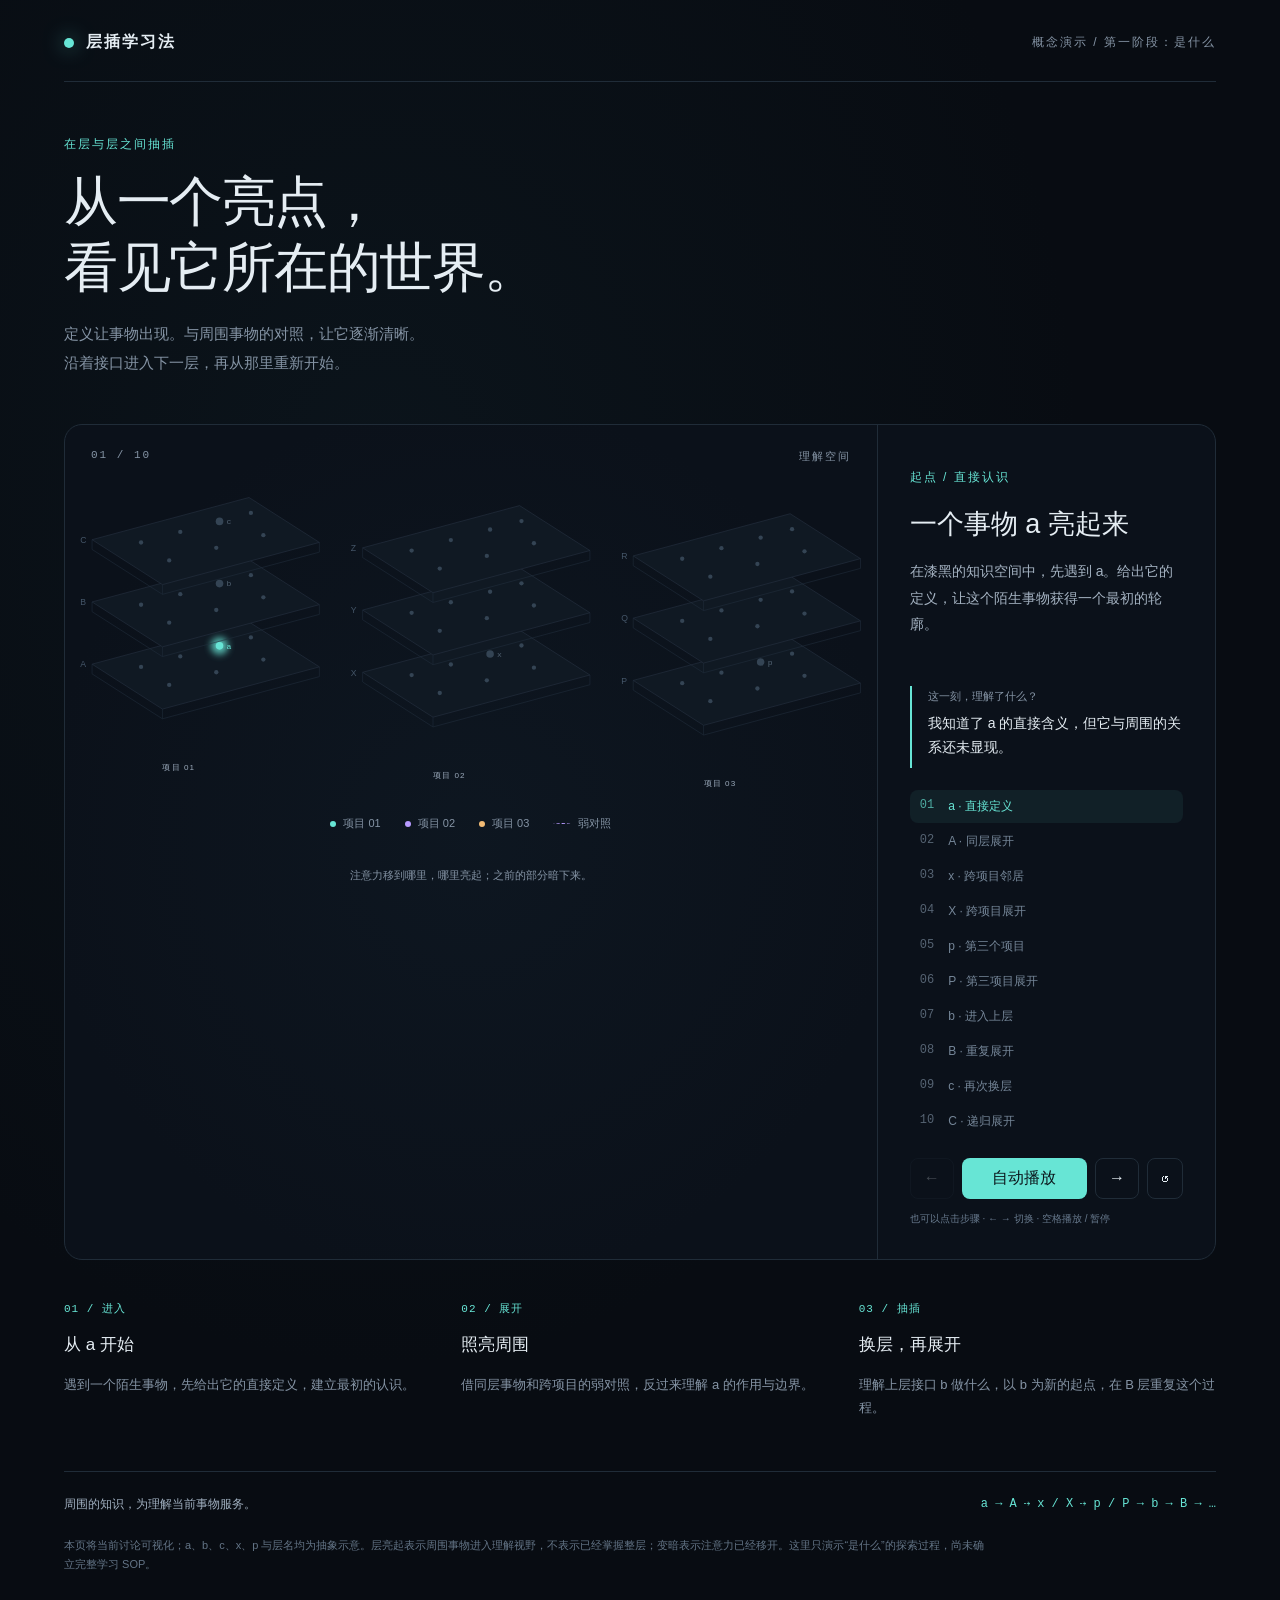
<file: demo/index.html>
<!doctype html>
<html lang="zh-CN">
<head>
  <meta charset="UTF-8">
  <meta name="viewport" content="width=device-width, initial-scale=1">
  <title>层插学习法 · 点亮理解的空间</title>
  <link rel="stylesheet" href="style.css">
  <script src="app.js" defer></script>
</head>
<body>
  <main>
    <header><a class="brand" href="./index.html"><span class="brand-dot"></span> 层插学习法</a><span class="edition">概念演示 / 第一阶段：是什么</span></header>
    <section class="intro"><p class="eyebrow">在层与层之间抽插</p><h1>从一个亮点，<br>看见它所在的世界。</h1><p class="lead">定义让事物出现。与周围事物的对照，让它逐渐清晰。<br>沿着接口进入下一层，再从那里重新开始。</p></section>
    <section class="experience" aria-label="层插学习过程演示">
      <div class="stage"><div class="stage-top"><span id="stage-count">01 / 10</span><span>理解空间</span></div>
        <svg id="space" viewBox="0 0 1500 660" role="img" aria-labelledby="svg-title svg-desc"><title id="svg-title">三个项目中的分层知识空间</title><desc id="svg-desc">依次点亮 a、A、项目 02 的 x 和 X、项目 03 的 p 和 P，再进入 b、B、c、C。每次只突出当前部分，之前的部分暗下来。</desc><defs><filter id="glow" x="-100%" y="-100%" width="300%" height="300%"><feGaussianBlur stdDeviation="7"/></filter></defs><g id="connections"></g><g id="projects"></g><g id="relations"></g></svg>
        <div class="legend"><span><i class="cyan"></i>项目 01</span><span><i class="violet"></i>项目 02</span><span><i class="amber"></i>项目 03</span><span><i class="dash"></i>弱对照</span></div>
        <p class="focus-note">注意力移到哪里，哪里亮起；之前的部分暗下来。</p>
      </div>
      <aside><p class="eyebrow" id="step-kicker"></p><h2 id="step-title"></h2><p id="step-description" aria-live="polite"></p><div class="question"><span>这一刻，理解了什么？</span><p id="step-insight"></p></div><nav id="steps" aria-label="演示步骤"></nav><div class="controls"><button id="prev" aria-label="上一步">←</button><button id="play">自动播放</button><button id="next" aria-label="下一步">→</button><button id="reset" aria-label="从头开始" title="从头开始">↺</button></div><p class="hint">也可以点击步骤 · ← → 切换 · 空格播放 / 暂停</p></aside>
    </section>
    <section class="reading"><div><span>01 / 进入</span><h3>从 a 开始</h3><p>遇到一个陌生事物，先给出它的直接定义，建立最初的认识。</p></div><div><span>02 / 展开</span><h3>照亮周围</h3><p>借同层事物和跨项目的弱对照，反过来理解 a 的作用与边界。</p></div><div><span>03 / 抽插</span><h3>换层，再展开</h3><p>理解上层接口 b 做什么，以 b 为新的起点，在 B 层重复这个过程。</p></div></section>
    <footer><span>周围的知识，为理解当前事物服务。</span><span>a → A ⇢ x / X ⇢ p / P → b → B → …</span></footer><p class="scope">本页将当前讨论可视化；a、b、c、x、p 与层名均为抽象示意。层亮起表示周围事物进入理解视野，不表示已经掌握整层；变暗表示注意力已经移开。这里只演示“是什么”的探索过程，尚未确立完整学习 SOP。</p>
  </main>
</body>
</html>
</file>
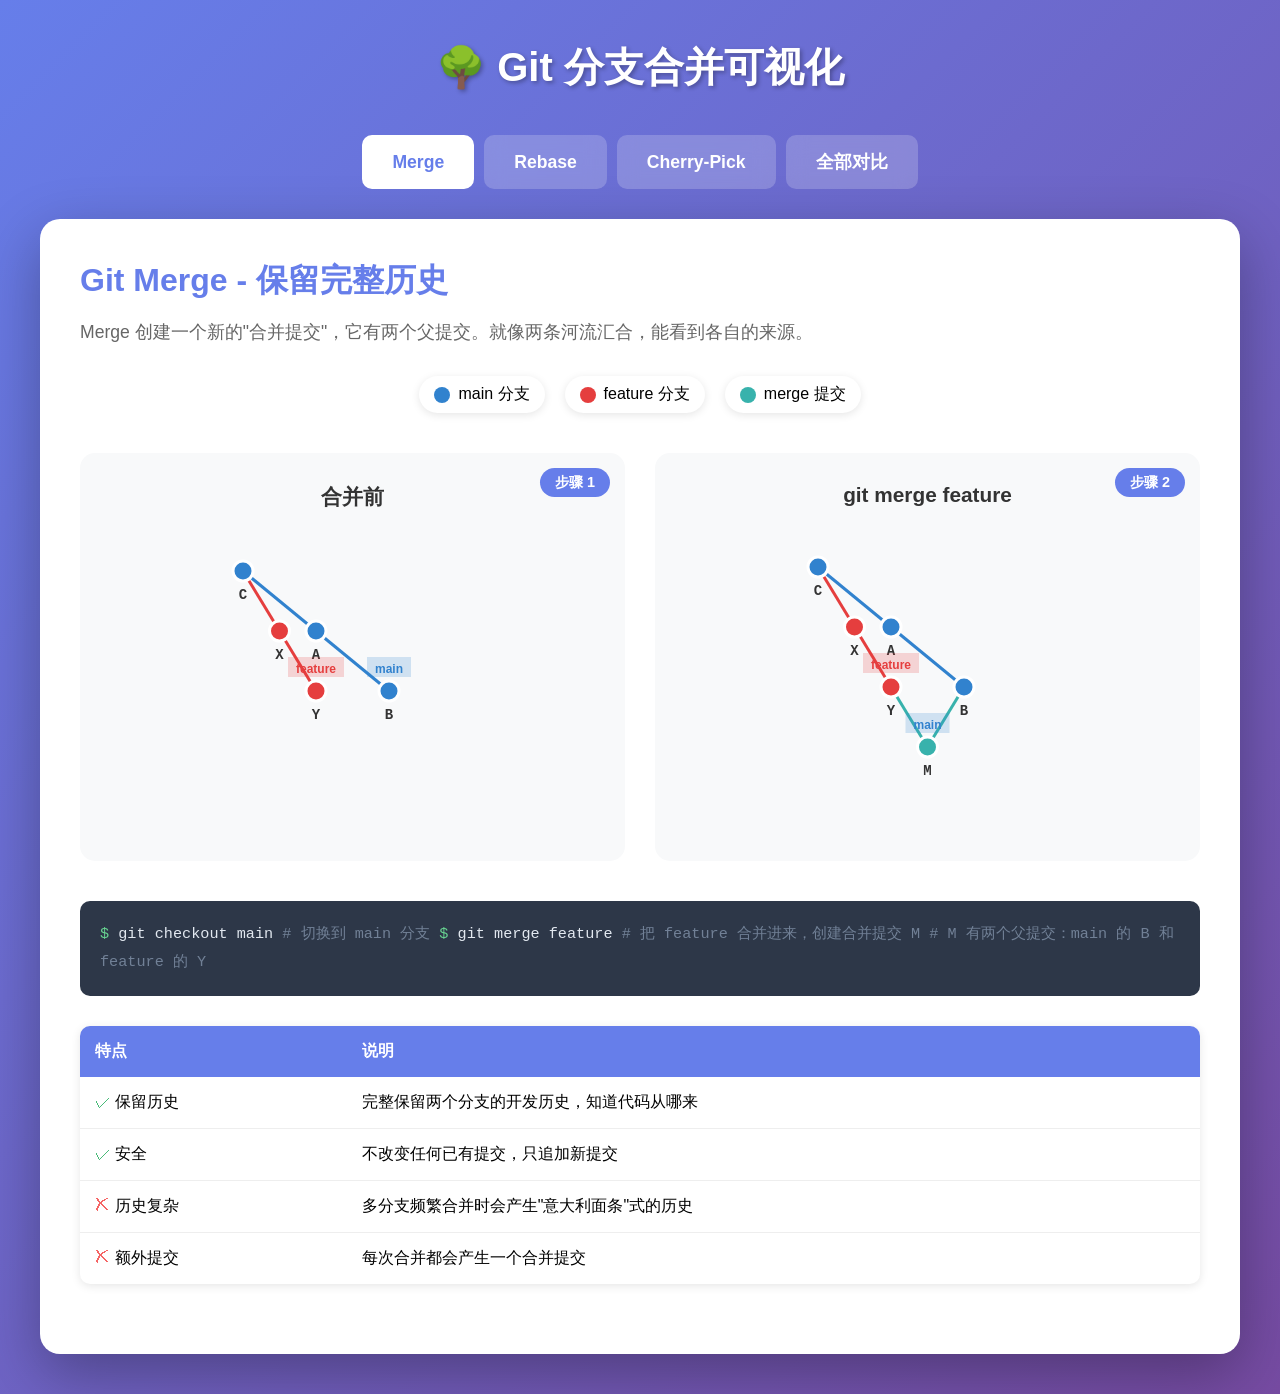
<file: demo/git-branch-merge/index.html>
<!DOCTYPE html>
<html lang="zh-CN">
<head>
    <meta charset="UTF-8">
    <meta name="viewport" content="width=device-width, initial-scale=1.0">
    <title>Git 分支合并可视化 - merge vs rebase vs cherry-pick</title>
    <style>
        * {
            margin: 0;
            padding: 0;
            box-sizing: border-box;
        }

        body {
            font-family: -apple-system, BlinkMacSystemFont, "Segoe UI", Roboto, "Helvetica Neue", Arial, sans-serif;
            background: linear-gradient(135deg, #667eea 0%, #764ba2 100%);
            min-height: 100vh;
            padding: 40px 20px;
        }

        .container {
            max-width: 1200px;
            margin: 0 auto;
        }

        h1 {
            color: white;
            text-align: center;
            margin-bottom: 40px;
            font-size: 2.5em;
            text-shadow: 2px 2px 4px rgba(0,0,0,0.3);
        }

        .tabs {
            display: flex;
            gap: 10px;
            margin-bottom: 30px;
            justify-content: center;
            flex-wrap: wrap;
        }

        .tab {
            padding: 15px 30px;
            background: rgba(255, 255, 255, 0.2);
            color: white;
            border: none;
            border-radius: 10px;
            cursor: pointer;
            font-size: 1.1em;
            font-weight: 600;
            transition: all 0.3s;
            backdrop-filter: blur(10px);
        }

        .tab:hover {
            background: rgba(255, 255, 255, 0.3);
            transform: translateY(-2px);
        }

        .tab.active {
            background: white;
            color: #667eea;
        }

        .content {
            display: none;
            background: white;
            border-radius: 20px;
            padding: 40px;
            box-shadow: 0 20px 60px rgba(0,0,0,0.3);
        }

        .content.active {
            display: block;
        }

        .section-title {
            font-size: 2em;
            color: #667eea;
            margin-bottom: 15px;
        }

        .section-desc {
            color: #666;
            font-size: 1.1em;
            line-height: 1.6;
            margin-bottom: 30px;
        }

        .demo-container {
            display: grid;
            grid-template-columns: 1fr 1fr;
            gap: 30px;
            margin: 40px 0;
        }

        .demo-box {
            background: #f8f9fa;
            border-radius: 15px;
            padding: 30px;
            position: relative;
        }

        .demo-label {
            font-size: 1.3em;
            font-weight: 600;
            color: #333;
            margin-bottom: 20px;
            text-align: center;
        }

        .step-badge {
            position: absolute;
            top: 15px;
            right: 15px;
            background: #667eea;
            color: white;
            padding: 5px 15px;
            border-radius: 20px;
            font-size: 0.9em;
            font-weight: 600;
        }

        canvas {
            width: 100%;
            height: 300px;
            display: block;
        }

        .legend {
            display: flex;
            gap: 20px;
            justify-content: center;
            margin: 20px 0;
            flex-wrap: wrap;
        }

        .legend-item {
            display: flex;
            align-items: center;
            gap: 8px;
            background: white;
            padding: 8px 15px;
            border-radius: 20px;
            box-shadow: 0 2px 8px rgba(0,0,0,0.1);
        }

        .legend-dot {
            width: 16px;
            height: 16px;
            border-radius: 50%;
        }

        .code-block {
            background: #2d3748;
            color: #e2e8f0;
            padding: 20px;
            border-radius: 10px;
            font-family: 'Monaco', 'Menlo', 'Courier New', monospace;
            font-size: 0.95em;
            line-height: 1.8;
            margin: 20px 0;
            overflow-x: auto;
        }

        .code-block .prompt {
            color: #68d391;
        }

        .code-block .comment {
            color: #718096;
        }

        .info-table {
            width: 100%;
            margin: 30px 0;
            border-collapse: collapse;
            background: white;
            border-radius: 10px;
            overflow: hidden;
            box-shadow: 0 2px 10px rgba(0,0,0,0.1);
        }

        .info-table th {
            background: #667eea;
            color: white;
            padding: 15px;
            text-align: left;
            font-weight: 600;
        }

        .info-table td {
            padding: 15px;
            border-bottom: 1px solid #eee;
        }

        .info-table tr:last-child td {
            border-bottom: none;
        }

        .info-table tr:hover {
            background: #f8f9fa;
        }

        .check { color: #48bb78; }
        .cross { color: #f56565; }
        .warn { color: #ed8936; }

        .highlight-box {
            background: linear-gradient(135deg, #667eea15 0%, #764ba215 100%);
            border-left: 4px solid #667eea;
            padding: 20px;
            border-radius: 10px;
            margin: 30px 0;
        }

        .highlight-box h3 {
            color: #667eea;
            margin-bottom: 15px;
        }

        .highlight-box ul {
            margin-left: 20px;
            line-height: 2;
        }

        @media (max-width: 968px) {
            .demo-container {
                grid-template-columns: 1fr;
            }

            h1 {
                font-size: 1.8em;
            }
        }
    </style>
</head>
<body>
    <div class="container">
        <h1>🌳 Git 分支合并可视化</h1>

        <div class="tabs">
            <button class="tab active" onclick="switchTab('merge')">Merge</button>
            <button class="tab" onclick="switchTab('rebase')">Rebase</button>
            <button class="tab" onclick="switchTab('cherry-pick')">Cherry-Pick</button>
            <button class="tab" onclick="switchTab('comparison')">全部对比</button>
        </div>

        <!-- Merge -->
        <div id="merge" class="content active">
            <h2 class="section-title">Git Merge - 保留完整历史</h2>
            <p class="section-desc">
                Merge 创建一个新的"合并提交"，它有两个父提交。就像两条河流汇合，能看到各自的来源。
            </p>

            <div class="legend">
                <div class="legend-item">
                    <div class="legend-dot" style="background: #3182ce;"></div>
                    <span>main 分支</span>
                </div>
                <div class="legend-item">
                    <div class="legend-dot" style="background: #e53e3e;"></div>
                    <span>feature 分支</span>
                </div>
                <div class="legend-item">
                    <div class="legend-dot" style="background: #38b2ac;"></div>
                    <span>merge 提交</span>
                </div>
            </div>

            <div class="demo-container">
                <div class="demo-box">
                    <div class="step-badge">步骤 1</div>
                    <div class="demo-label">合并前</div>
                    <canvas id="merge-before"></canvas>
                </div>
                <div class="demo-box">
                    <div class="step-badge">步骤 2</div>
                    <div class="demo-label">git merge feature</div>
                    <canvas id="merge-after"></canvas>
                </div>
            </div>

            <div class="code-block">
<span class="prompt">$</span> git checkout main
<span class="comment"># 切换到 main 分支</span>

<span class="prompt">$</span> git merge feature
<span class="comment"># 把 feature 合并进来，创建合并提交 M</span>
<span class="comment"># M 有两个父提交：main 的 B 和 feature 的 Y</span>
            </div>

            <table class="info-table">
                <tr>
                    <th>特点</th>
                    <th>说明</th>
                </tr>
                <tr>
                    <td><span class="check">✓</span> 保留历史</td>
                    <td>完整保留两个分支的开发历史，知道代码从哪来</td>
                </tr>
                <tr>
                    <td><span class="check">✓</span> 安全</td>
                    <td>不改变任何已有提交，只追加新提交</td>
                </tr>
                <tr>
                    <td><span class="cross">✗</span> 历史复杂</td>
                    <td>多分支频繁合并时会产生"意大利面条"式的历史</td>
                </tr>
                <tr>
                    <td><span class="cross">✗</span> 额外提交</td>
                    <td>每次合并都会产生一个合并提交</td>
                </tr>
            </table>
        </div>

        <!-- Rebase -->
        <div id="rebase" class="content">
            <h2 class="section-title">Git Rebase - 线性化历史</h2>
            <p class="section-desc">
                Rebase 把你的提交"搬到"目标分支的最新提交之后，形成一条直线。提交会被重写，SHA 改变。
            </p>

            <div class="legend">
                <div class="legend-item">
                    <div class="legend-dot" style="background: #3182ce;"></div>
                    <span>main 分支</span>
                </div>
                <div class="legend-item">
                    <div class="legend-dot" style="background: #e53e3e;"></div>
                    <span>feature 分支（旧）</span>
                </div>
                <div class="legend-item">
                    <div class="legend-dot" style="background: #ed8936;"></div>
                    <span>feature 分支（新）</span>
                </div>
            </div>

            <div class="demo-container">
                <div class="demo-box">
                    <div class="step-badge">步骤 1</div>
                    <div class="demo-label">Rebase 前</div>
                    <canvas id="rebase-before"></canvas>
                </div>
                <div class="demo-box">
                    <div class="step-badge">步骤 2</div>
                    <div class="demo-label">git rebase main</div>
                    <canvas id="rebase-after"></canvas>
                </div>
            </div>

            <div class="code-block">
<span class="prompt">$</span> git checkout feature
<span class="comment"># 切换到 feature 分支</span>

<span class="prompt">$</span> git rebase main
<span class="comment"># 把 feature 的提交（X, Y）"搬到" main 的最新提交（B）之后</span>
<span class="comment"># X 和 Y 被重写为 X' 和 Y'（SHA 改变了！）</span>
            </div>

            <table class="info-table">
                <tr>
                    <th>特点</th>
                    <th>说明</th>
                </tr>
                <tr>
                    <td><span class="check">✓</span> 历史整洁</td>
                    <td>形成一条清晰的直线，易于阅读和理解</td>
                </tr>
                <tr>
                    <td><span class="check">✓</span> 无额外提交</td>
                    <td>没有合并提交，提交历史更简洁</td>
                </tr>
                <tr>
                    <td><span class="warn">⚠</span> 改写历史</td>
                    <td>提交的 SHA 会改变，历史被"重写"</td>
                </tr>
                <tr>
                    <td><span class="cross">✗</span> 危险</td>
                    <td><strong>已推送的公共分支绝对不能 rebase！</strong></td>
                </tr>
            </table>

            <div class="highlight-box">
                <h3>⚠️ Rebase 黄金法则</h3>
                <p><strong>永远不要 rebase 已经推送到公共分支的提交！</strong></p>
                <ul>
                    <li>✓ 私有分支可以随意 rebase（还没推送的）</li>
                    <li>✗ main、develop 等公共分支绝对不能 rebase</li>
                    <li>原因：SHA 改变后，其他人的工作会无法合并</li>
                </ul>
            </div>
        </div>

        <!-- Cherry-Pick -->
        <div id="cherry-pick" class="content">
            <h2 class="section-title">Git Cherry-Pick - 精确挑选</h2>
            <p class="section-desc">
                Cherry-Pick 只挑选特定的提交应用到当前分支。就像从菜单上只点你想要的菜，而不是套餐。
            </p>

            <div class="legend">
                <div class="legend-item">
                    <div class="legend-dot" style="background: #3182ce;"></div>
                    <span>main 分支</span>
                </div>
                <div class="legend-item">
                    <div class="legend-dot" style="background: #e53e3e;"></div>
                    <span>feature 分支</span>
                </div>
                <div class="legend-item">
                    <div class="legend-dot" style="background: #38b2ac;"></div>
                    <span>cherry-pick 的提交</span>
                </div>
            </div>

            <div class="demo-container">
                <div class="demo-box">
                    <div class="step-badge">步骤 1</div>
                    <div class="demo-label">挑选前</div>
                    <canvas id="cherry-before"></canvas>
                </div>
                <div class="demo-box">
                    <div class="step-badge">步骤 2</div>
                    <div class="demo-label">git cherry-pick Y</div>
                    <canvas id="cherry-after"></canvas>
                </div>
            </div>

            <div class="code-block">
<span class="prompt">$</span> git checkout main
<span class="comment"># 切换到 main 分支</span>

<span class="prompt">$</span> git cherry-pick abc123
<span class="comment"># 只把提交 Y 的改动复制过来</span>
<span class="comment"># 创建新提交 Y'（内容相同，但 SHA 不同）</span>
            </div>

            <table class="info-table">
                <tr>
                    <th>特点</th>
                    <th>说明</th>
                </tr>
                <tr>
                    <td><span class="check">✓</span> 精确控制</td>
                    <td>只挑选需要的提交，不会带来其他改动</td>
                </tr>
                <tr>
                    <td><span class="check">✓</span> 灵活</td>
                    <td>可以跨分支复制改动，适合紧急修复场景</td>
                </tr>
                <tr>
                    <td><span class="warn">⚠</span> 产生副本</td>
                    <td>是复制提交而不是移动，会产生重复</td>
                </tr>
                <tr>
                    <td><span class="cross">✗</span> 易混乱</td>
                    <td>频繁使用会让历史变得混乱，难以追踪</td>
                </tr>
            </table>
        </div>

        <!-- Comparison -->
        <div id="comparison" class="content">
            <h2 class="section-title">三者对比 - 同一起点，不同结果</h2>
            <p class="section-desc">
                从相同的起点出发，三种合并方式产生三种完全不同的历史结构。
            </p>

            <div class="demo-box" style="margin-bottom: 30px;">
                <div class="demo-label">起点：main 和 feature 各自开发了一段时间</div>
                <canvas id="comp-start"></canvas>
            </div>

            <div class="demo-container">
                <div class="demo-box">
                    <div class="demo-label">方式 1: Merge</div>
                    <canvas id="comp-merge"></canvas>
                    <p style="text-align: center; margin-top: 15px; color: #666;">保留分叉，创建合并提交</p>
                </div>
                <div class="demo-box">
                    <div class="demo-label">方式 2: Rebase</div>
                    <canvas id="comp-rebase"></canvas>
                    <p style="text-align: center; margin-top: 15px; color: #666;">线性化，提交被"移动"</p>
                </div>
            </div>

            <div class="demo-box" style="margin-top: 30px;">
                <div class="demo-label">方式 3: Cherry-Pick（只要 Y）</div>
                <canvas id="comp-cherry"></canvas>
                <p style="text-align: center; margin-top: 15px; color: #666;">精确挑选，只复制需要的提交</p>
            </div>

            <table class="info-table" style="margin-top: 40px;">
                <tr>
                    <th>对比维度</th>
                    <th>Merge</th>
                    <th>Rebase</th>
                    <th>Cherry-Pick</th>
                </tr>
                <tr>
                    <td><strong>历史结构</strong></td>
                    <td>树状（保留分叉）</td>
                    <td>线性（一条直线）</td>
                    <td>追加式</td>
                </tr>
                <tr>
                    <td><strong>是否改变已有提交</strong></td>
                    <td><span class="check">✓</span> 不改变</td>
                    <td><span class="cross">✗</span> 改变 SHA</td>
                    <td><span class="check">✓</span> 不改变原提交</td>
                </tr>
                <tr>
                    <td><strong>公共分支安全性</strong></td>
                    <td><span class="check">✓</span> 安全</td>
                    <td><span class="cross">✗</span> 危险</td>
                    <td><span class="check">✓</span> 安全</td>
                </tr>
                <tr>
                    <td><strong>适用场景</strong></td>
                    <td>功能分支合并到主线</td>
                    <td>私有分支同步更新</td>
                    <td>紧急修复、特定改动</td>
                </tr>
            </table>

            <div class="highlight-box">
                <h3>💡 选择建议</h3>
                <ul>
                    <li><strong>功能分支合并到 main</strong> → 用 <code>merge --no-ff</code></li>
                    <li><strong>私有分支同步主线</strong> → 用 <code>rebase</code></li>
                    <li><strong>整理未推送的提交</strong> → 用 <code>rebase -i</code></li>
                    <li><strong>特定修复应用到多个分支</strong> → 用 <code>cherry-pick</code></li>
                    <li><strong>已推送的公共分支</strong> → 绝对不要 <code>rebase</code>！</li>
                </ul>
            </div>
        </div>
    </div>

    <script>
        function switchTab(tabName) {
            // 更新 tab 激活状态
            document.querySelectorAll('.tab').forEach(tab => {
                tab.classList.remove('active');
            });
            event.target.classList.add('active');

            // 更新内容显示
            document.querySelectorAll('.content').forEach(content => {
                content.classList.remove('active');
            });
            document.getElementById(tabName).classList.add('active');
        }

        // 绘制 Git 提交图
        function drawGitGraph(canvasId, commits, branches) {
            const canvas = document.getElementById(canvasId);
            if (!canvas) return;

            const ctx = canvas.getContext('2d');
            const dpr = window.devicePixelRatio || 1;
            const rect = canvas.getBoundingClientRect();

            canvas.width = rect.width * dpr;
            canvas.height = rect.height * dpr;
            ctx.scale(dpr, dpr);

            const width = rect.width;
            const height = rect.height;
            const commitRadius = 10;
            const padding = 60;

            ctx.clearRect(0, 0, width, height);

            // 绘制连接线
            ctx.lineWidth = 3;
            commits.forEach(commit => {
                if (commit.parents) {
                    commit.parents.forEach(parentId => {
                        const parent = commits.find(c => c.id === parentId);
                        if (parent) {
                            ctx.strokeStyle = commit.color;
                            ctx.beginPath();
                            ctx.moveTo(parent.x * (width - 2 * padding) + padding, parent.y * 60 + 40);
                            ctx.lineTo(commit.x * (width - 2 * padding) + padding, commit.y * 60 + 40);
                            ctx.stroke();
                        }
                    });
                }
            });

            // 绘制提交圆点和标签
            commits.forEach(commit => {
                const cx = commit.x * (width - 2 * padding) + padding;
                const cy = commit.y * 60 + 40;

                // 圆点
                ctx.fillStyle = commit.color;
                ctx.strokeStyle = 'white';
                ctx.lineWidth = 3;
                ctx.beginPath();
                ctx.arc(cx, cy, commitRadius, 0, Math.PI * 2);
                ctx.fill();
                ctx.stroke();

                // 标签
                ctx.fillStyle = '#333';
                ctx.font = 'bold 14px monospace';
                ctx.textAlign = 'center';
                ctx.fillText(commit.label, cx, cy + 28);
            });

            // 绘制分支名
            if (branches) {
                branches.forEach(branch => {
                    const commit = commits.find(c => c.id === branch.commitId);
                    if (commit) {
                        const bx = commit.x * (width - 2 * padding) + padding;
                        const by = commit.y * 60 + 40 - commitRadius - 8;

                        ctx.fillStyle = branch.color;
                        ctx.font = 'bold 12px sans-serif';
                        ctx.textAlign = 'center';

                        // 背景
                        const textWidth = ctx.measureText(branch.name).width;
                        ctx.fillStyle = branch.color;
                        ctx.globalAlpha = 0.2;
                        ctx.fillRect(bx - textWidth/2 - 8, by - 16, textWidth + 16, 20);
                        ctx.globalAlpha = 1;

                        // 文字
                        ctx.fillStyle = branch.color;
                        ctx.fillText(branch.name, bx, by);
                    }
                });
            }
        }

        // Merge 数据
        const mergeBefore = [
            { id: 'C', x: 0.2, y: 0, color: '#3182ce', label: 'C', parents: [] },
            { id: 'A', x: 0.4, y: 1, color: '#3182ce', label: 'A', parents: ['C'] },
            { id: 'B', x: 0.6, y: 2, color: '#3182ce', label: 'B', parents: ['A'] },
            { id: 'X', x: 0.3, y: 1, color: '#e53e3e', label: 'X', parents: ['C'] },
            { id: 'Y', x: 0.4, y: 2, color: '#e53e3e', label: 'Y', parents: ['X'] },
        ];
        const mergeBeforeBranches = [
            { commitId: 'B', name: 'main', color: '#3182ce' },
            { commitId: 'Y', name: 'feature', color: '#e53e3e' },
        ];

        const mergeAfter = [
            { id: 'C', x: 0.2, y: 0, color: '#3182ce', label: 'C', parents: [] },
            { id: 'A', x: 0.4, y: 1, color: '#3182ce', label: 'A', parents: ['C'] },
            { id: 'B', x: 0.6, y: 2, color: '#3182ce', label: 'B', parents: ['A'] },
            { id: 'X', x: 0.3, y: 1, color: '#e53e3e', label: 'X', parents: ['C'] },
            { id: 'Y', x: 0.4, y: 2, color: '#e53e3e', label: 'Y', parents: ['X'] },
            { id: 'M', x: 0.5, y: 3, color: '#38b2ac', label: 'M', parents: ['B', 'Y'] },
        ];
        const mergeAfterBranches = [
            { commitId: 'M', name: 'main', color: '#3182ce' },
            { commitId: 'Y', name: 'feature', color: '#e53e3e' },
        ];

        // Rebase 数据
        const rebaseBefore = [
            { id: 'C', x: 0.2, y: 0, color: '#3182ce', label: 'C', parents: [] },
            { id: 'A', x: 0.4, y: 1, color: '#3182ce', label: 'A', parents: ['C'] },
            { id: 'B', x: 0.6, y: 2, color: '#3182ce', label: 'B', parents: ['A'] },
            { id: 'X', x: 0.3, y: 1, color: '#e53e3e', label: 'X', parents: ['C'] },
            { id: 'Y', x: 0.4, y: 2, color: '#e53e3e', label: 'Y', parents: ['X'] },
        ];
        const rebaseBeforeBranches = [
            { commitId: 'B', name: 'main', color: '#3182ce' },
            { commitId: 'Y', name: 'feature', color: '#e53e3e' },
        ];

        const rebaseAfter = [
            { id: 'C', x: 0.15, y: 0, color: '#3182ce', label: 'C', parents: [] },
            { id: 'A', x: 0.35, y: 1, color: '#3182ce', label: 'A', parents: ['C'] },
            { id: 'B', x: 0.55, y: 2, color: '#3182ce', label: 'B', parents: ['A'] },
            { id: 'X\'', x: 0.7, y: 3, color: '#ed8936', label: 'X\'', parents: ['B'] },
            { id: 'Y\'', x: 0.85, y: 4, color: '#ed8936', label: 'Y\'', parents: ['X\''] },
        ];
        const rebaseAfterBranches = [
            { commitId: 'B', name: 'main', color: '#3182ce' },
            { commitId: 'Y\'', name: 'feature', color: '#ed8936' },
        ];

        // Cherry-pick 数据
        const cherryBefore = [
            { id: 'C', x: 0.2, y: 0, color: '#3182ce', label: 'C', parents: [] },
            { id: 'A', x: 0.4, y: 1, color: '#3182ce', label: 'A', parents: ['C'] },
            { id: 'B', x: 0.6, y: 2, color: '#3182ce', label: 'B', parents: ['A'] },
            { id: 'X', x: 0.3, y: 1, color: '#e53e3e', label: 'X', parents: ['C'] },
            { id: 'Y', x: 0.4, y: 2, color: '#e53e3e', label: 'Y', parents: ['X'] },
        ];
        const cherryBeforeBranches = [
            { commitId: 'B', name: 'main', color: '#3182ce' },
            { commitId: 'Y', name: 'feature', color: '#e53e3e' },
        ];

        const cherryAfter = [
            { id: 'C', x: 0.2, y: 0, color: '#3182ce', label: 'C', parents: [] },
            { id: 'A', x: 0.4, y: 1, color: '#3182ce', label: 'A', parents: ['C'] },
            { id: 'B', x: 0.6, y: 2, color: '#3182ce', label: 'B', parents: ['A'] },
            { id: 'Y\'', x: 0.7, y: 3, color: '#38b2ac', label: 'Y\'', parents: ['B'] },
            { id: 'X', x: 0.3, y: 1, color: '#e53e3e', label: 'X', parents: ['C'] },
            { id: 'Y', x: 0.4, y: 2, color: '#e53e3e', label: 'Y', parents: ['X'] },
        ];
        const cherryAfterBranches = [
            { commitId: 'Y\'', name: 'main', color: '#3182ce' },
            { commitId: 'Y', name: 'feature', color: '#e53e3e' },
        ];

        // 对比数据
        const compStart = [
            { id: 'C', x: 0.2, y: 0, color: '#3182ce', label: 'C', parents: [] },
            { id: 'A', x: 0.4, y: 1, color: '#3182ce', label: 'A', parents: ['C'] },
            { id: 'B', x: 0.6, y: 2, color: '#3182ce', label: 'B', parents: ['A'] },
            { id: 'X', x: 0.3, y: 1, color: '#e53e3e', label: 'X', parents: ['C'] },
            { id: 'Y', x: 0.4, y: 2, color: '#e53e3e', label: 'Y', parents: ['X'] },
        ];

        const compMerge = [
            { id: 'C', x: 0.2, y: 0, color: '#3182ce', label: 'C', parents: [] },
            { id: 'A', x: 0.4, y: 1, color: '#3182ce', label: 'A', parents: ['C'] },
            { id: 'B', x: 0.6, y: 2, color: '#3182ce', label: 'B', parents: ['A'] },
            { id: 'X', x: 0.3, y: 1, color: '#e53e3e', label: 'X', parents: ['C'] },
            { id: 'Y', x: 0.4, y: 2, color: '#e53e3e', label: 'Y', parents: ['X'] },
            { id: 'M', x: 0.5, y: 3, color: '#38b2ac', label: 'M', parents: ['B', 'Y'] },
        ];

        const compRebase = [
            { id: 'C', x: 0.15, y: 0, color: '#3182ce', label: 'C', parents: [] },
            { id: 'A', x: 0.35, y: 1, color: '#3182ce', label: 'A', parents: ['C'] },
            { id: 'B', x: 0.55, y: 2, color: '#3182ce', label: 'B', parents: ['A'] },
            { id: 'X\'', x: 0.7, y: 3, color: '#ed8936', label: 'X\'', parents: ['B'] },
            { id: 'Y\'', x: 0.85, y: 4, color: '#ed8936', label: 'Y\'', parents: ['X\''] },
        ];

        const compCherry = [
            { id: 'C', x: 0.2, y: 0, color: '#3182ce', label: 'C', parents: [] },
            { id: 'A', x: 0.4, y: 1, color: '#3182ce', label: 'A', parents: ['C'] },
            { id: 'B', x: 0.6, y: 2, color: '#3182ce', label: 'B', parents: ['A'] },
            { id: 'Y\'', x: 0.7, y: 3, color: '#38b2ac', label: 'Y\'', parents: ['B'] },
            { id: 'X', x: 0.3, y: 1, color: '#e53e3e', label: 'X', parents: ['C'] },
            { id: 'Y', x: 0.4, y: 2, color: '#e53e3e', label: 'Y', parents: ['X'] },
        ];

        // 初始化绘图
        window.addEventListener('load', () => {
            drawGitGraph('merge-before', mergeBefore, mergeBeforeBranches);
            drawGitGraph('merge-after', mergeAfter, mergeAfterBranches);
            drawGitGraph('rebase-before', rebaseBefore, rebaseBeforeBranches);
            drawGitGraph('rebase-after', rebaseAfter, rebaseAfterBranches);
            drawGitGraph('cherry-before', cherryBefore, cherryBeforeBranches);
            drawGitGraph('cherry-after', cherryAfter, cherryAfterBranches);
            drawGitGraph('comp-start', compStart, null);
            drawGitGraph('comp-merge', compMerge, null);
            drawGitGraph('comp-rebase', compRebase, null);
            drawGitGraph('comp-cherry', compCherry, null);
        });

        // 响应式重绘
        window.addEventListener('resize', () => {
            drawGitGraph('merge-before', mergeBefore, mergeBeforeBranches);
            drawGitGraph('merge-after', mergeAfter, mergeAfterBranches);
            drawGitGraph('rebase-before', rebaseBefore, rebaseBeforeBranches);
            drawGitGraph('rebase-after', rebaseAfter, rebaseAfterBranches);
            drawGitGraph('cherry-before', cherryBefore, cherryBeforeBranches);
            drawGitGraph('cherry-after', cherryAfter, cherryAfterBranches);
            drawGitGraph('comp-start', compStart, null);
            drawGitGraph('comp-merge', compMerge, null);
            drawGitGraph('comp-rebase', compRebase, null);
            drawGitGraph('comp-cherry', compCherry, null);
        });
    </script>
</body>
</html>
</file>
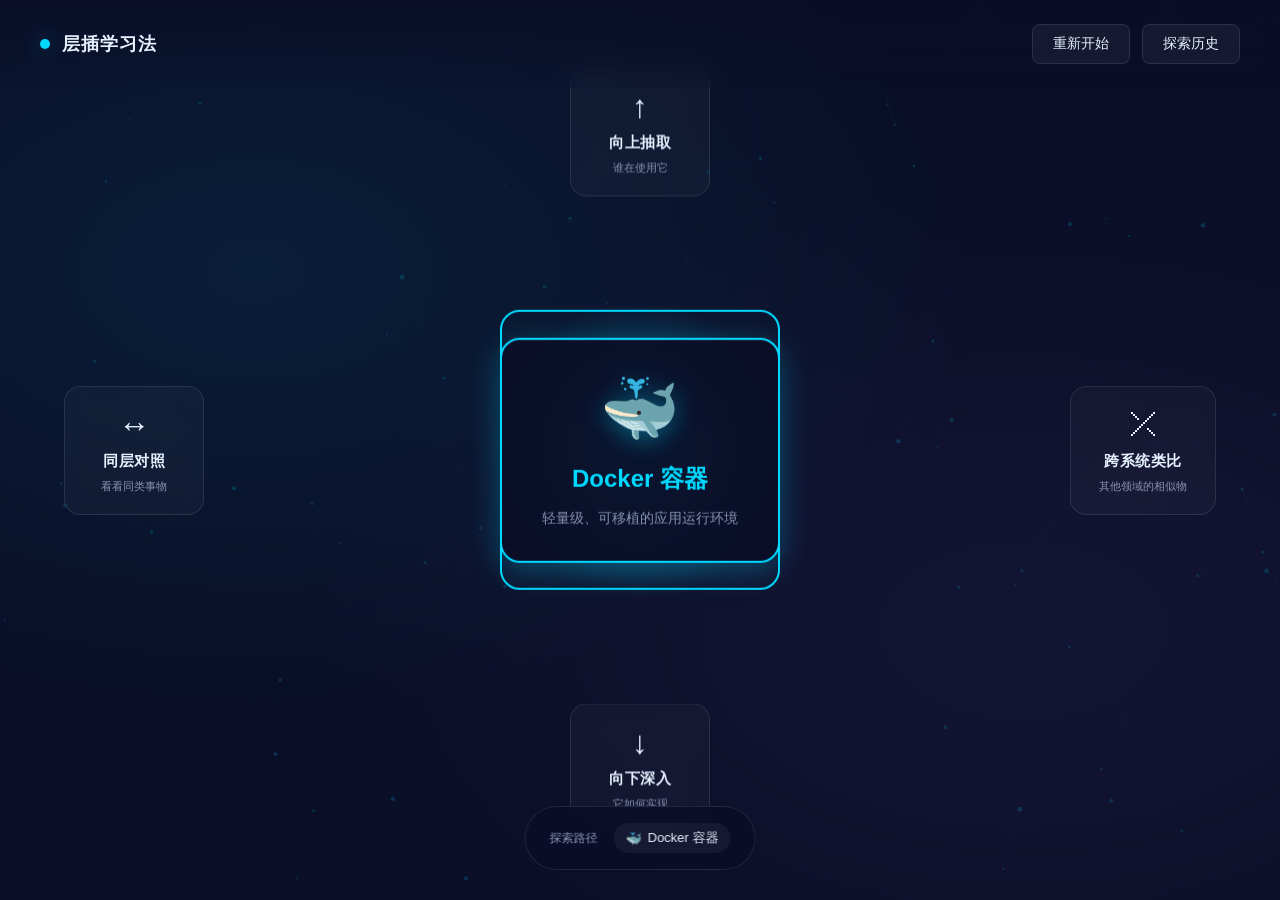
<file: demo/layer-insertion-learning-v2/index.html>
<!DOCTYPE html>
<html lang="zh-CN">
<head>
  <meta charset="UTF-8">
  <meta name="viewport" content="width=device-width, initial-scale=1.0">
  <title>层插学习法 · 认知探索器</title>
  <link rel="stylesheet" href="style.css">
</head>
<body>
  <div class="universe">
    <canvas id="particles"></canvas>

    <header class="top-bar">
      <div class="logo">
        <div class="logo-icon"></div>
        <span>层插学习法</span>
      </div>
      <div class="controls">
        <button class="btn-secondary" id="reset">重新开始</button>
        <button class="btn-secondary" id="history">探索历史</button>
      </div>
    </header>

    <div class="main-stage">
      <!-- 中心节点 -->
      <div class="center-node" id="centerNode">
        <div class="node-glow"></div>
        <div class="node-core">
          <div class="node-icon">🐳</div>
          <h2 class="node-title">Docker 容器</h2>
          <p class="node-definition">轻量级、可移植的应用运行环境</p>
        </div>
        <div class="pulse-ring"></div>
      </div>

      <!-- 四个方向的探索区域 -->
      <div class="exploration-zones">
        <!-- 同层 -->
        <div class="zone zone-horizontal" data-direction="horizontal">
          <button class="zone-trigger" data-direction="horizontal">
            <span class="zone-icon">↔</span>
            <span class="zone-label">同层对照</span>
            <span class="zone-hint">看看同类事物</span>
          </button>
          <div class="zone-content"></div>
        </div>

        <!-- 向上 -->
        <div class="zone zone-up" data-direction="up">
          <button class="zone-trigger" data-direction="up">
            <span class="zone-icon">↑</span>
            <span class="zone-label">向上抽取</span>
            <span class="zone-hint">谁在使用它</span>
          </button>
          <div class="zone-content"></div>
        </div>

        <!-- 跨系统 -->
        <div class="zone zone-cross" data-direction="cross">
          <button class="zone-trigger" data-direction="cross">
            <span class="zone-icon">⤫</span>
            <span class="zone-label">跨系统类比</span>
            <span class="zone-hint">其他领域的相似物</span>
          </button>
          <div class="zone-content"></div>
        </div>

        <!-- 向下 -->
        <div class="zone zone-down" data-direction="down">
          <button class="zone-trigger" data-direction="down">
            <span class="zone-icon">↓</span>
            <span class="zone-label">向下深入</span>
            <span class="zone-hint">它如何实现</span>
          </button>
          <div class="zone-content"></div>
        </div>
      </div>
    </div>

    <!-- 理解面板 -->
    <aside class="insight-panel" id="insightPanel">
      <div class="insight-header">
        <h3>当前理解</h3>
        <button class="btn-close" id="closeInsight">×</button>
      </div>
      <div class="insight-content" id="insightContent"></div>
    </aside>

    <!-- 探索路径 -->
    <div class="path-tracker" id="pathTracker">
      <div class="path-label">探索路径</div>
      <div class="path-items" id="pathItems"></div>
    </div>
  </div>

  <script src="app.js"></script>
</body>
</html>
</file>
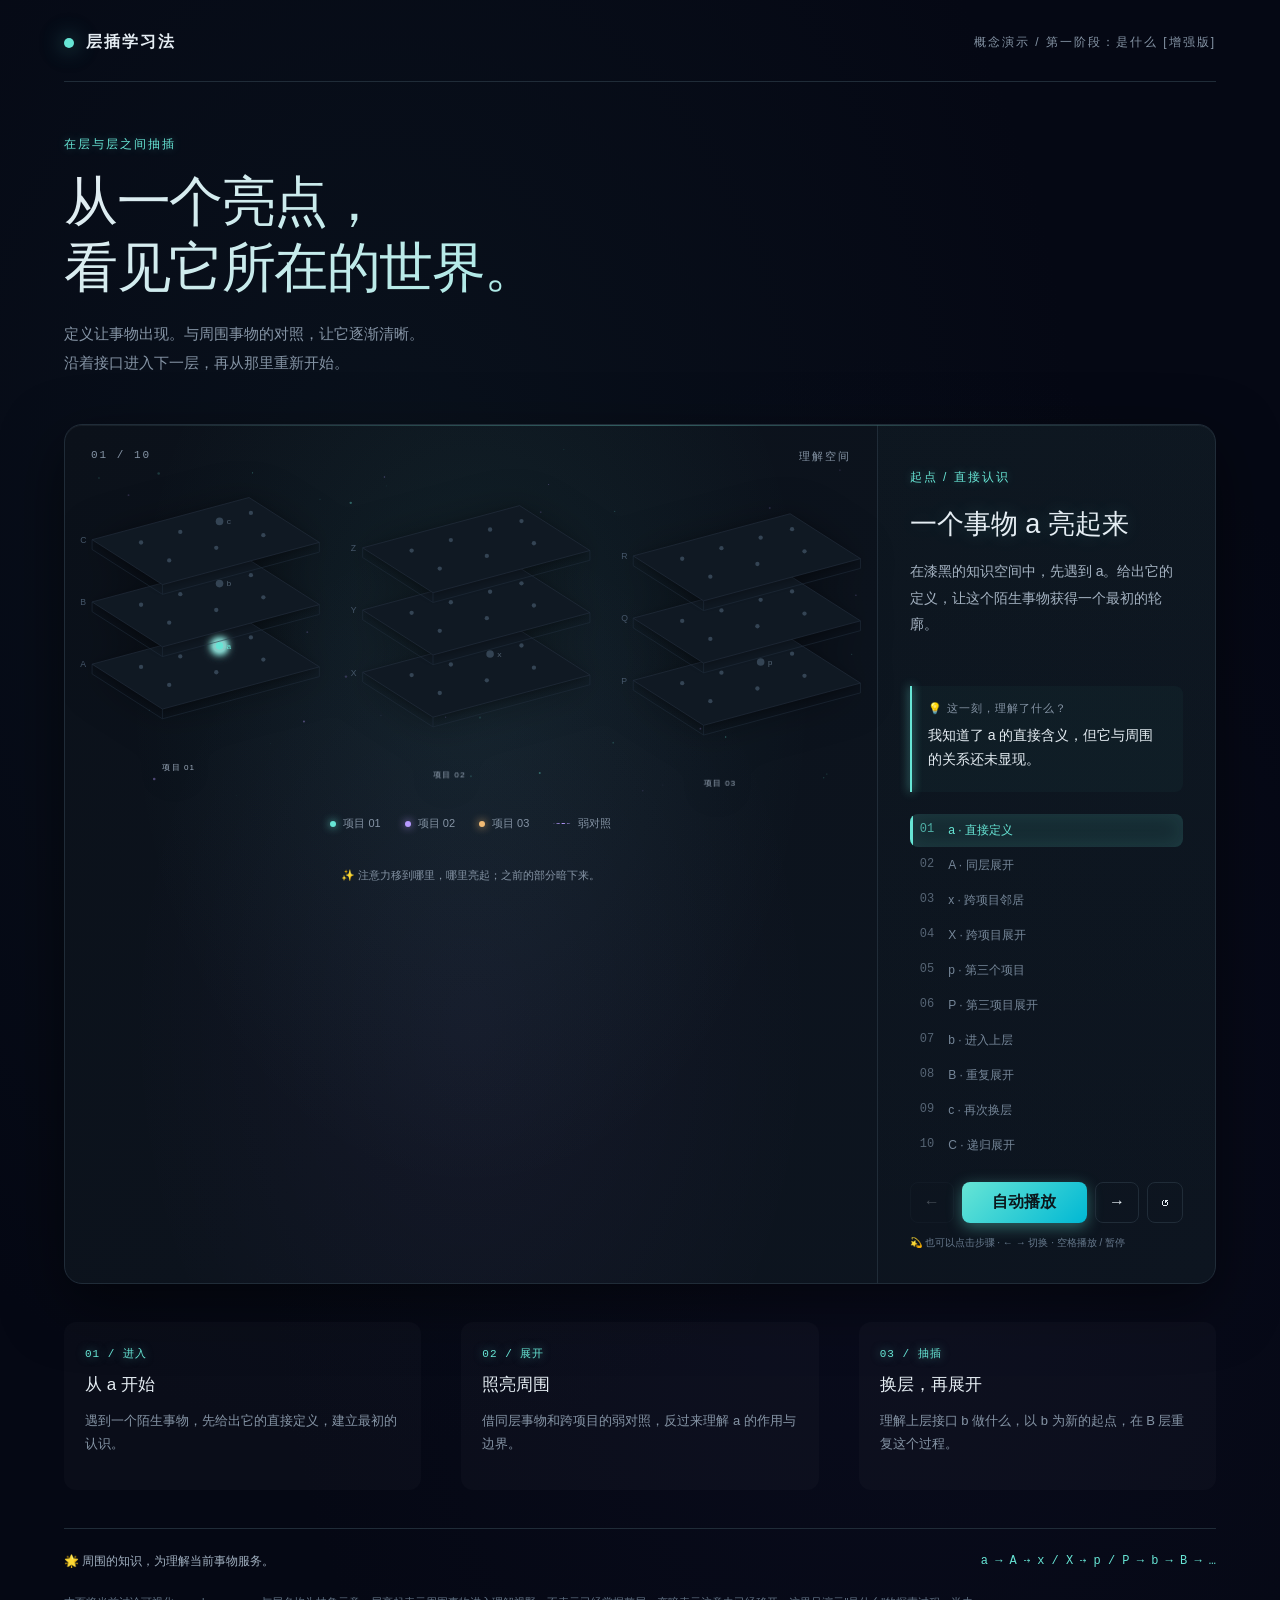
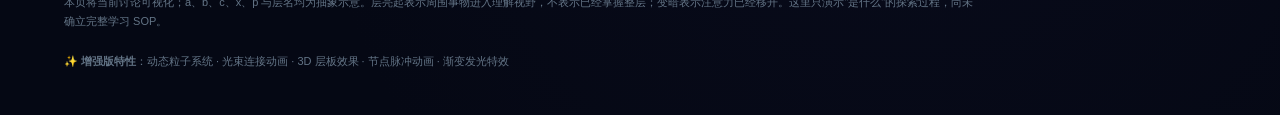
<file: demo/layer-insertion-learning/enhanced.html>
<!doctype html>
<html lang="zh-CN">
<head>
  <meta charset="UTF-8">
  <meta name="viewport" content="width=device-width, initial-scale=1">
  <title>层插学习法 · 点亮理解的空间 [增强版]</title>
  <link rel="stylesheet" href="enhanced-style.css">
  <script src="enhanced-app.js" defer></script>
</head>
<body>
  <main>
    <header><a class="brand" href="./index.html"><span class="brand-dot"></span> 层插学习法</a><span class="edition">概念演示 / 第一阶段：是什么 [增强版]</span></header>
    <section class="intro"><p class="eyebrow">在层与层之间抽插</p><h1>从一个亮点，<br>看见它所在的世界。</h1><p class="lead">定义让事物出现。与周围事物的对照，让它逐渐清晰。<br>沿着接口进入下一层，再从那里重新开始。</p></section>
    <section class="experience" aria-label="层插学习过程演示">
      <div class="stage"><div class="stage-top"><span id="stage-count">01 / 10</span><span>理解空间</span></div>
        <svg id="space" viewBox="0 0 1500 660" role="img" aria-labelledby="svg-title svg-desc"><title id="svg-title">三个项目中的分层知识空间</title><desc id="svg-desc">依次点亮 a、A、项目 02 的 x 和 X、项目 03 的 p 和 P，再进入 b、B、c、C。每次只突出当前部分，之前的部分暗下来。</desc><defs><filter id="glow" x="-100%" y="-100%" width="300%" height="300%"><feGaussianBlur stdDeviation="7"/><feColorMatrix type="matrix" values="1 0 0 0 0  0 1 0 0 0  0 0 1 0 0  0 0 0 1.5 0"/></filter><filter id="glow-strong" x="-200%" y="-200%" width="500%" height="500%"><feGaussianBlur stdDeviation="12"/><feColorMatrix type="matrix" values="1 0 0 0 0  0 1 0 0 0  0 0 1 0 0  0 0 0 2 0"/></filter></defs><g id="connections"></g><g id="projects"></g><g id="relations"></g></svg>
        <div class="legend"><span><i class="cyan"></i>项目 01</span><span><i class="violet"></i>项目 02</span><span><i class="amber"></i>项目 03</span><span><i class="dash"></i>弱对照</span></div>
        <p class="focus-note">✨ 注意力移到哪里，哪里亮起；之前的部分暗下来。</p>
      </div>
      <aside><p class="eyebrow" id="step-kicker"></p><h2 id="step-title"></h2><p id="step-description" aria-live="polite"></p><div class="question"><span>💡 这一刻，理解了什么？</span><p id="step-insight"></p></div><nav id="steps" aria-label="演示步骤"></nav><div class="controls"><button id="prev" aria-label="上一步">←</button><button id="play">▶ 自动播放</button><button id="next" aria-label="下一步">→</button><button id="reset" aria-label="从头开始" title="从头开始">↺</button></div><p class="hint">💫 也可以点击步骤 · ← → 切换 · 空格播放 / 暂停</p></aside>
    </section>
    <section class="reading"><div><span>01 / 进入</span><h3>从 a 开始</h3><p>遇到一个陌生事物，先给出它的直接定义，建立最初的认识。</p></div><div><span>02 / 展开</span><h3>照亮周围</h3><p>借同层事物和跨项目的弱对照，反过来理解 a 的作用与边界。</p></div><div><span>03 / 抽插</span><h3>换层，再展开</h3><p>理解上层接口 b 做什么，以 b 为新的起点，在 B 层重复这个过程。</p></div></section>
    <footer><span>🌟 周围的知识，为理解当前事物服务。</span><span>a → A ⇢ x / X ⇢ p / P → b → B → …</span></footer><p class="scope">本页将当前讨论可视化；a、b、c、x、p 与层名均为抽象示意。层亮起表示周围事物进入理解视野，不表示已经掌握整层；变暗表示注意力已经移开。这里只演示"是什么"的探索过程，尚未确立完整学习 SOP。<br><br>✨ <strong>增强版特性</strong>：动态粒子系统 · 光束连接动画 · 3D 层板效果 · 节点脉冲动画 · 渐变发光特效</p>
  </main>
</body>
</html>
</file>
<file: demo/style.css>
:root{color-scheme:dark;--bg:#080c12;--text:#e5edf3;--muted:#8594a5;--line:#202c38;--cyan:#67e5d5;--violet:#b79aff}*{box-sizing:border-box}body{margin:0;background:radial-gradient(ellipse at 30% 30%,#10202966,transparent 55%),var(--bg);font-family:Inter,"PingFang SC","Microsoft YaHei",sans-serif;color:var(--text)}main{max-width:1440px;margin:auto;padding:32px 5vw}header{display:flex;justify-content:space-between;align-items:center;padding-bottom:28px;border-bottom:1px solid var(--line)}.brand{display:flex;gap:12px;align-items:center;font-weight:600;color:inherit;text-decoration:none;letter-spacing:2px}.brand-dot{width:10px;height:10px;border-radius:50%;background:var(--cyan);box-shadow:0 0 20px #67e5d599}.edition,.eyebrow{color:var(--muted);font-size:12px;letter-spacing:2px}.intro{padding:42px 0 32px}.eyebrow{color:var(--cyan)}h1{font-size:clamp(32px,4.2vw,58px);line-height:1.22;letter-spacing:-1.5px;margin:16px 0 20px;font-weight:550}.lead{font-size:15px;line-height:1.9;color:var(--muted)}.experience{display:grid;grid-template-columns:minmax(0,2.4fr) minmax(320px,1fr);border:1px solid var(--line);border-radius:18px;overflow:hidden;background:#0b111a}.stage{position:relative;min-width:0;background:radial-gradient(ellipse at center,#172a3838,transparent 75%)}.stage-top{position:absolute;top:24px;left:26px;right:26px;display:flex;justify-content:space-between;font:11px monospace;color:var(--muted);letter-spacing:2px}svg{display:block;width:100%;height:auto;margin:20px 0 14px}.legend{display:flex;justify-content:center;gap:24px;color:var(--muted);font-size:11px;padding:0 10px 24px}.legend span{display:flex;gap:7px;align-items:center}.legend i{width:6px;height:6px;border-radius:50%;display:inline-block}.cyan{background:var(--cyan)}.violet{background:var(--violet)}.amber{background:#f2bb75}.focus-note{text-align:center;color:var(--muted);font-size:11px;padding:0 16px;line-height:1.8}.legend .dash{height:0;width:18px;border-top:1px dashed var(--violet)}aside{border-left:1px solid var(--line);padding:32px;display:flex;flex-direction:column}h2{font-size:27px;font-weight:500;margin:8px 0 16px}#step-description{color:#a4b2c1;line-height:1.9;font-size:14px;min-height:106px;margin:0}.question{border-left:2px solid var(--cyan);padding-left:16px;margin:22px 0}.question span{font-size:11px;color:var(--muted)}.question p{font-size:14px;line-height:1.7;margin:8px 0}#steps{display:flex;flex-direction:column;gap:2px;margin-top:auto}button{font:inherit;cursor:pointer;border:1px solid var(--line);color:var(--text);background:transparent;border-radius:8px;transition:background .2s,color .2s}button:hover{background:#1e303e}button:focus-visible{outline:2px solid var(--cyan);outline-offset:3px}button:disabled{opacity:.25;cursor:default}.step{border:0;text-align:left;font-size:12px;padding:8px 10px;color:#758698;display:flex;gap:14px}.step.active{background:#67e5d512;color:var(--cyan)}.step.done{color:#b1bdc8}.step span:first-child{font-family:monospace;color:inherit;opacity:.7}.controls{display:flex;gap:8px;margin-top:20px}.controls button{padding:10px 13px}.controls #play{flex:1;background:var(--cyan);color:#0b171c;border:0}.hint{font-size:10px;color:#687a8e;margin:12px 0 0;line-height:1.6}.reading{display:grid;grid-template-columns:repeat(3,1fr);gap:40px;padding:38px 0}.reading span{font:11px monospace;color:var(--cyan);letter-spacing:1px}.reading h3{font-size:17px;font-weight:500}.reading p{color:var(--muted);font-size:13px;line-height:1.8}footer{border-top:1px solid var(--line);display:flex;justify-content:space-between;padding:24px 0 12px;font-size:12px;color:#a0afbf}footer span:last-child{font-family:monospace;color:var(--cyan)}.scope{font-size:11px;color:#637486;line-height:1.8;max-width:920px}.slab{transition:fill .7s,stroke .7s,opacity .7s}.node circle,.node text,.relation{transition:opacity .7s,fill .7s,stroke .7s}.project-label{font-size:15px;fill:#9aa9ba;letter-spacing:2px}.layer-label{font-size:16px}.node text{font-family:monospace;font-size:15px}.relation{fill:none;stroke-width:1.5}.relation-label{font-size:12px;fill:#b79aff;opacity:.7}@media(min-width:1300px){.intro{display:grid;grid-template-columns:1fr 1fr;align-items:center}.intro .eyebrow{grid-column:1/-1;margin-bottom:0}.intro .lead{justify-self:end}}@media(max-width:900px){main{padding:24px}.experience{grid-template-columns:1fr}aside{border-left:0;border-top:1px solid var(--line);padding:24px}#step-description{min-height:0}#steps{display:grid;grid-template-columns:1fr 1fr}.reading{gap:20px}.edition{font-size:10px;letter-spacing:0}svg{margin-top:35px}.intro{padding-top:25px}}@media(max-width:540px){main{padding:20px 14px}.brand{font-size:13px}.edition{max-width:120px;text-align:right;line-height:1.7}.reading{grid-template-columns:1fr;gap:12px}.reading h3{margin:12px 0 8px}.reading p{margin-top:0}footer{gap:16px;flex-direction:column}.legend{gap:12px;font-size:10px}.stage-top{top:18px}.intro .lead br{display:none}h1{letter-spacing:0}}@media(prefers-reduced-motion:reduce){*{transition:none!important}}
</file>
<file: demo/layer-insertion-learning-v2/style.css>
* {
  margin: 0;
  padding: 0;
  box-sizing: border-box;
}

:root {
  --bg-dark: #0a0e27;
  --bg-deep: #050814;
  --primary: #00d9ff;
  --secondary: #b47eff;
  --accent: #ff6b9d;
  --warm: #ffb86c;
  --text: #e6f1ff;
  --text-dim: #8892b0;
  --glow-primary: rgba(0, 217, 255, 0.4);
  --glow-secondary: rgba(180, 126, 255, 0.3);
}

body {
  font-family: -apple-system, BlinkMacSystemFont, 'SF Pro Display', 'PingFang SC', 'Microsoft YaHei', sans-serif;
  background: var(--bg-deep);
  color: var(--text);
  overflow: hidden;
  height: 100vh;
}

.universe {
  position: relative;
  width: 100vw;
  height: 100vh;
  background: radial-gradient(ellipse at 20% 30%, rgba(0, 217, 255, 0.08), transparent 50%),
              radial-gradient(ellipse at 80% 70%, rgba(180, 126, 255, 0.06), transparent 50%),
              var(--bg-dark);
}

#particles {
  position: absolute;
  top: 0;
  left: 0;
  width: 100%;
  height: 100%;
  pointer-events: none;
  opacity: 0.4;
}

/* Header */
.top-bar {
  position: absolute;
  top: 0;
  left: 0;
  right: 0;
  display: flex;
  justify-content: space-between;
  align-items: center;
  padding: 24px 40px;
  z-index: 100;
  background: linear-gradient(180deg, rgba(10, 14, 39, 0.95), transparent);
  backdrop-filter: blur(10px);
}

.logo {
  display: flex;
  align-items: center;
  gap: 12px;
  font-size: 18px;
  font-weight: 600;
  letter-spacing: 1px;
}

.logo-icon {
  width: 10px;
  height: 10px;
  border-radius: 50%;
  background: var(--primary);
  box-shadow: 0 0 20px var(--glow-primary);
  animation: pulse 2s ease-in-out infinite;
}

@keyframes pulse {
  0%, 100% { transform: scale(1); opacity: 1; }
  50% { transform: scale(1.2); opacity: 0.8; }
}

.controls {
  display: flex;
  gap: 12px;
}

.btn-secondary {
  padding: 10px 20px;
  background: rgba(255, 255, 255, 0.05);
  border: 1px solid rgba(255, 255, 255, 0.1);
  color: var(--text);
  border-radius: 8px;
  cursor: pointer;
  font-size: 14px;
  transition: all 0.3s;
  backdrop-filter: blur(10px);
}

.btn-secondary:hover {
  background: rgba(255, 255, 255, 0.1);
  border-color: var(--primary);
  box-shadow: 0 0 20px rgba(0, 217, 255, 0.2);
}

/* Main Stage */
.main-stage {
  position: absolute;
  top: 50%;
  left: 50%;
  transform: translate(-50%, -50%);
  width: 90vw;
  height: 85vh;
  max-width: 1400px;
  max-height: 900px;
}

/* Center Node */
.center-node {
  position: absolute;
  top: 50%;
  left: 50%;
  transform: translate(-50%, -50%);
  z-index: 50;
}

.node-glow {
  position: absolute;
  top: 50%;
  left: 50%;
  transform: translate(-50%, -50%);
  width: 300px;
  height: 300px;
  background: radial-gradient(circle, var(--glow-primary), transparent 70%);
  animation: glow-pulse 3s ease-in-out infinite;
  pointer-events: none;
}

@keyframes glow-pulse {
  0%, 100% { opacity: 0.6; transform: translate(-50%, -50%) scale(1); }
  50% { opacity: 1; transform: translate(-50%, -50%) scale(1.1); }
}

.node-core {
  position: relative;
  width: 280px;
  padding: 32px;
  background: rgba(10, 14, 39, 0.9);
  border: 2px solid var(--primary);
  border-radius: 20px;
  backdrop-filter: blur(20px);
  box-shadow: 0 8px 32px rgba(0, 217, 255, 0.3),
              inset 0 1px 0 rgba(255, 255, 255, 0.1);
  text-align: center;
  transition: all 0.5s cubic-bezier(0.4, 0, 0.2, 1);
}

.node-core:hover {
  transform: translateY(-5px);
  box-shadow: 0 12px 40px rgba(0, 217, 255, 0.4);
}

.node-icon {
  font-size: 64px;
  margin-bottom: 16px;
  filter: drop-shadow(0 4px 12px var(--glow-primary));
}

.node-title {
  font-size: 24px;
  font-weight: 600;
  margin-bottom: 12px;
  color: var(--primary);
}

.node-definition {
  font-size: 14px;
  color: var(--text-dim);
  line-height: 1.6;
}

.pulse-ring {
  position: absolute;
  top: 50%;
  left: 50%;
  transform: translate(-50%, -50%);
  width: 280px;
  height: 280px;
  border: 2px solid var(--primary);
  border-radius: 20px;
  animation: pulse-ring 2s ease-out infinite;
  pointer-events: none;
}

@keyframes pulse-ring {
  0% {
    transform: translate(-50%, -50%) scale(1);
    opacity: 1;
  }
  100% {
    transform: translate(-50%, -50%) scale(1.3);
    opacity: 0;
  }
}

/* Exploration Zones */
.exploration-zones {
  position: relative;
  width: 100%;
  height: 100%;
}

.zone {
  position: absolute;
  transition: all 0.5s cubic-bezier(0.4, 0, 0.2, 1);
}

.zone-horizontal {
  top: 50%;
  left: 0;
  transform: translateY(-50%);
}

.zone-up {
  top: 0;
  left: 50%;
  transform: translateX(-50%);
}

.zone-cross {
  top: 50%;
  right: 0;
  transform: translateY(-50%);
}

.zone-down {
  bottom: 0;
  left: 50%;
  transform: translateX(-50%);
}

.zone-trigger {
  position: relative;
  padding: 20px 28px;
  background: rgba(255, 255, 255, 0.03);
  border: 1px solid rgba(255, 255, 255, 0.1);
  border-radius: 16px;
  cursor: pointer;
  display: flex;
  flex-direction: column;
  align-items: center;
  gap: 8px;
  transition: all 0.4s cubic-bezier(0.4, 0, 0.2, 1);
  backdrop-filter: blur(10px);
  color: var(--text);
  min-width: 140px;
}

.zone-trigger:hover {
  background: rgba(255, 255, 255, 0.08);
  border-color: var(--primary);
  transform: scale(1.05);
  box-shadow: 0 8px 24px rgba(0, 217, 255, 0.2);
}

.zone-trigger.active {
  background: rgba(0, 217, 255, 0.1);
  border-color: var(--primary);
  box-shadow: 0 0 30px var(--glow-primary);
}

.zone-icon {
  font-size: 32px;
  display: block;
}

.zone-label {
  font-size: 15px;
  font-weight: 600;
  letter-spacing: 0.5px;
}

.zone-hint {
  font-size: 11px;
  color: var(--text-dim);
}

.zone-content {
  position: absolute;
  display: flex;
  gap: 16px;
  opacity: 0;
  pointer-events: none;
  transition: all 0.6s cubic-bezier(0.4, 0, 0.2, 1);
}

.zone-horizontal .zone-content {
  left: 180px;
  top: 50%;
  transform: translateY(-50%);
  flex-direction: row;
}

.zone-up .zone-content {
  top: 120px;
  left: 50%;
  transform: translateX(-50%);
  flex-direction: row;
  justify-content: center;
}

.zone-cross .zone-content {
  right: 180px;
  top: 50%;
  transform: translateY(-50%);
  flex-direction: row;
}

.zone-down .zone-content {
  bottom: 120px;
  left: 50%;
  transform: translateX(-50%);
  flex-direction: row;
  justify-content: center;
}

.zone-content.visible {
  opacity: 1;
  pointer-events: all;
}

/* Concept Card */
.concept-card {
  width: 200px;
  padding: 20px;
  background: rgba(10, 14, 39, 0.85);
  border: 1px solid rgba(255, 255, 255, 0.15);
  border-radius: 12px;
  backdrop-filter: blur(20px);
  cursor: pointer;
  transition: all 0.4s cubic-bezier(0.4, 0, 0.2, 1);
  animation: slideIn 0.5s cubic-bezier(0.4, 0, 0.2, 1);
}

@keyframes slideIn {
  from {
    opacity: 0;
    transform: scale(0.8) translateY(20px);
  }
  to {
    opacity: 1;
    transform: scale(1) translateY(0);
  }
}

.concept-card:hover {
  transform: translateY(-5px) scale(1.02);
  border-color: var(--secondary);
  box-shadow: 0 8px 24px rgba(180, 126, 255, 0.3);
}

.concept-icon {
  font-size: 36px;
  margin-bottom: 12px;
  text-align: center;
}

.concept-title {
  font-size: 16px;
  font-weight: 600;
  margin-bottom: 8px;
  color: var(--text);
}

.concept-desc {
  font-size: 12px;
  color: var(--text-dim);
  line-height: 1.5;
}

.concept-relation {
  margin-top: 12px;
  padding-top: 12px;
  border-top: 1px solid rgba(255, 255, 255, 0.1);
  font-size: 11px;
  color: var(--warm);
}

/* Insight Panel */
.insight-panel {
  position: absolute;
  right: -400px;
  top: 50%;
  transform: translateY(-50%);
  width: 380px;
  max-height: 80vh;
  background: rgba(10, 14, 39, 0.95);
  border: 1px solid rgba(255, 255, 255, 0.15);
  border-radius: 20px;
  backdrop-filter: blur(30px);
  padding: 28px;
  transition: right 0.5s cubic-bezier(0.4, 0, 0.2, 1);
  z-index: 90;
  overflow-y: auto;
}

.insight-panel.visible {
  right: 40px;
}

.insight-header {
  display: flex;
  justify-content: space-between;
  align-items: center;
  margin-bottom: 20px;
}

.insight-header h3 {
  font-size: 20px;
  color: var(--primary);
}

.btn-close {
  background: none;
  border: none;
  color: var(--text-dim);
  font-size: 28px;
  cursor: pointer;
  padding: 0;
  width: 32px;
  height: 32px;
  display: flex;
  align-items: center;
  justify-content: center;
  border-radius: 8px;
  transition: all 0.3s;
}

.btn-close:hover {
  background: rgba(255, 255, 255, 0.1);
  color: var(--text);
}

.insight-content {
  color: var(--text-dim);
  line-height: 1.8;
  font-size: 14px;
}

.insight-content h4 {
  color: var(--text);
  margin: 20px 0 12px;
  font-size: 16px;
}

.insight-content p {
  margin-bottom: 16px;
}

.insight-highlight {
  background: rgba(0, 217, 255, 0.1);
  border-left: 3px solid var(--primary);
  padding: 12px 16px;
  margin: 16px 0;
  border-radius: 4px;
  font-size: 13px;
}

/* Path Tracker */
.path-tracker {
  position: absolute;
  bottom: 30px;
  left: 50%;
  transform: translateX(-50%);
  display: flex;
  align-items: center;
  gap: 16px;
  padding: 16px 24px;
  background: rgba(10, 14, 39, 0.9);
  border: 1px solid rgba(255, 255, 255, 0.1);
  border-radius: 50px;
  backdrop-filter: blur(20px);
  max-width: 80vw;
  overflow-x: auto;
  z-index: 80;
}

.path-label {
  font-size: 12px;
  color: var(--text-dim);
  white-space: nowrap;
}

.path-items {
  display: flex;
  gap: 8px;
  align-items: center;
}

.path-item {
  display: flex;
  align-items: center;
  gap: 6px;
  padding: 6px 12px;
  background: rgba(255, 255, 255, 0.05);
  border-radius: 20px;
  font-size: 13px;
  white-space: nowrap;
  transition: all 0.3s;
}

.path-item:hover {
  background: rgba(255, 255, 255, 0.1);
  cursor: pointer;
}

.path-arrow {
  color: var(--text-dim);
  font-size: 12px;
}

/* Scrollbar */
::-webkit-scrollbar {
  width: 8px;
}

::-webkit-scrollbar-track {
  background: rgba(255, 255, 255, 0.05);
  border-radius: 4px;
}

::-webkit-scrollbar-thumb {
  background: rgba(0, 217, 255, 0.3);
  border-radius: 4px;
}

::-webkit-scrollbar-thumb:hover {
  background: rgba(0, 217, 255, 0.5);
}

/* Responsive */
@media (max-width: 1200px) {
  .concept-card {
    width: 160px;
    padding: 16px;
  }

  .insight-panel {
    width: 320px;
  }
}

@media (max-width: 768px) {
  .top-bar {
    padding: 16px 20px;
  }

  .logo {
    font-size: 14px;
  }

  .node-core {
    width: 220px;
    padding: 24px;
  }

  .node-icon {
    font-size: 48px;
  }

  .node-title {
    font-size: 20px;
  }

  .zone-trigger {
    min-width: 100px;
    padding: 16px 20px;
  }

  .concept-card {
    width: 140px;
    padding: 14px;
  }

  .insight-panel {
    width: 90vw;
    right: -100vw;
  }

  .insight-panel.visible {
    right: 5vw;
  }
}
</file>
<file: demo/layer-insertion-learning/enhanced-style.css>
:root{color-scheme:dark;--bg:#050814;--text:#e5edf3;--muted:#8594a5;--line:#202c38;--cyan:#67e5d5;--violet:#b79aff;--amber:#f2bb75}*{box-sizing:border-box}body{margin:0;background:radial-gradient(ellipse at 30% 30%,#10202966,transparent 55%),radial-gradient(ellipse at 70% 70%,#1a1a3e33,transparent 50%),var(--bg);font-family:Inter,"PingFang SC","Microsoft YaHei",sans-serif;color:var(--text);overflow-x:hidden}main{max-width:1440px;margin:auto;padding:32px 5vw}header{display:flex;justify-content:space-between;align-items:center;padding-bottom:28px;border-bottom:1px solid var(--line);position:relative}.brand{display:flex;gap:12px;align-items:center;font-weight:600;color:inherit;text-decoration:none;letter-spacing:2px;position:relative;z-index:1}.brand-dot{width:10px;height:10px;border-radius:50%;background:var(--cyan);box-shadow:0 0 20px #67e5d599,0 0 40px #67e5d544;animation:pulse-dot 2s ease-in-out infinite}@keyframes pulse-dot{0%,100%{transform:scale(1);box-shadow:0 0 20px #67e5d599,0 0 40px #67e5d544}50%{transform:scale(1.2);box-shadow:0 0 30px #67e5d5cc,0 0 60px #67e5d566}}.edition,.eyebrow{color:var(--muted);font-size:12px;letter-spacing:2px}.intro{padding:42px 0 32px;position:relative}.eyebrow{color:var(--cyan);text-shadow:0 0 10px rgba(103,229,213,0.3)}h1{font-size:clamp(32px,4.2vw,58px);line-height:1.22;letter-spacing:-1.5px;margin:16px 0 20px;font-weight:550;background:linear-gradient(135deg,var(--text),var(--cyan));-webkit-background-clip:text;-webkit-text-fill-color:transparent;background-clip:text}.lead{font-size:15px;line-height:1.9;color:var(--muted)}.experience{display:grid;grid-template-columns:minmax(0,2.4fr) minmax(320px,1fr);border:1px solid var(--line);border-radius:18px;overflow:hidden;background:linear-gradient(135deg,#0b111a,#0d1520);box-shadow:0 20px 60px rgba(0,0,0,0.5),inset 0 1px 0 rgba(255,255,255,0.05);position:relative}.experience::before{content:"";position:absolute;top:0;left:0;right:0;height:1px;background:linear-gradient(90deg,transparent,var(--cyan),transparent);opacity:0.3}.stage{position:relative;min-width:0;background:radial-gradient(ellipse at 50% 30%,rgba(103,229,213,0.08),transparent 60%),radial-gradient(ellipse at 50% 70%,rgba(180,122,255,0.05),transparent 60%)}.stage-top{position:absolute;top:24px;left:26px;right:26px;display:flex;justify-content:space-between;font:11px monospace;color:var(--muted);letter-spacing:2px;z-index:10}svg{display:block;width:100%;height:auto;margin:20px 0 14px;filter:drop-shadow(0 4px 20px rgba(0,0,0,0.3))}.legend{display:flex;justify-content:center;gap:24px;color:var(--muted);font-size:11px;padding:0 10px 24px}.legend span{display:flex;gap:7px;align-items:center}.legend i{width:6px;height:6px;border-radius:50%;display:inline-block;box-shadow:0 0 8px currentColor}.cyan{background:var(--cyan);color:var(--cyan)}.violet{background:var(--violet);color:var(--violet)}.amber{background:var(--amber);color:var(--amber)}.focus-note{text-align:center;color:var(--muted);font-size:11px;padding:0 16px;line-height:1.8}.legend .dash{height:0;width:18px;border-top:1px dashed var(--violet);box-shadow:none}aside{border-left:1px solid var(--line);padding:32px;display:flex;flex-direction:column;background:linear-gradient(180deg,rgba(103,229,213,0.02),transparent)}h2{font-size:27px;font-weight:500;margin:8px 0 16px;text-shadow:0 0 20px rgba(103,229,213,0.2)}#step-description{color:#a4b2c1;line-height:1.9;font-size:14px;min-height:106px;margin:0}.question{border-left:2px solid var(--cyan);padding-left:16px;margin:22px 0;position:relative;background:rgba(103,229,213,0.03);padding:12px 16px;border-radius:0 8px 8px 0}.question::before{content:"";position:absolute;left:-2px;top:0;bottom:0;width:2px;background:var(--cyan);box-shadow:0 0 10px var(--cyan);animation:glow-line 2s ease-in-out infinite}@keyframes glow-line{0%,100%{opacity:0.6}50%{opacity:1}}.question span{font-size:11px;color:var(--muted);text-transform:uppercase;letter-spacing:1px}.question p{font-size:14px;line-height:1.7;margin:8px 0}#steps{display:flex;flex-direction:column;gap:2px;margin-top:auto}button{font:inherit;cursor:pointer;border:1px solid var(--line);color:var(--text);background:transparent;border-radius:8px;transition:all 0.3s cubic-bezier(0.4,0,0.2,1)}button:hover{background:rgba(103,229,213,0.1);border-color:var(--cyan);transform:translateY(-1px);box-shadow:0 4px 12px rgba(103,229,213,0.2)}button:focus-visible{outline:2px solid var(--cyan);outline-offset:3px}button:disabled{opacity:.25;cursor:default}.step{border:0;text-align:left;font-size:12px;padding:8px 10px;color:#758698;display:flex;gap:14px;position:relative;overflow:hidden}.step::before{content:"";position:absolute;left:0;top:0;bottom:0;width:3px;background:var(--cyan);transform:translateX(-100%);transition:transform 0.3s cubic-bezier(0.4,0,0.2,1)}.step.active{background:rgba(103,229,213,0.1);color:var(--cyan);box-shadow:inset 0 0 20px rgba(103,229,213,0.1)}.step.active::before{transform:translateX(0)}.step.done{color:#b1bdc8}.step span:first-child{font-family:monospace;color:inherit;opacity:.7}.controls{display:flex;gap:8px;margin-top:20px}.controls button{padding:10px 13px;position:relative;overflow:hidden}.controls button::before{content:"";position:absolute;top:50%;left:50%;width:0;height:0;border-radius:50%;background:rgba(255,255,255,0.2);transform:translate(-50%,-50%);transition:width 0.6s,height 0.6s}.controls button:hover::before{width:200px;height:200px}.controls #play{flex:1;background:linear-gradient(135deg,var(--cyan),#00b8d4);color:#0b171c;border:0;font-weight:600;box-shadow:0 4px 15px rgba(103,229,213,0.4);position:relative;overflow:hidden}.controls #play::after{content:"";position:absolute;top:-50%;left:-50%;width:200%;height:200%;background:linear-gradient(45deg,transparent,rgba(255,255,255,0.3),transparent);transform:translateX(-100%);transition:transform 0.6s}.controls #play:hover::after{transform:translateX(100%)}.hint{font-size:10px;color:#687a8e;margin:12px 0 0;line-height:1.6}.reading{display:grid;grid-template-columns:repeat(3,1fr);gap:40px;padding:38px 0}.reading>div{position:relative;padding:20px;border-radius:12px;background:rgba(255,255,255,0.02);border:1px solid transparent;transition:all 0.4s cubic-bezier(0.4,0,0.2,1)}.reading>div:hover{background:rgba(103,229,213,0.05);border-color:rgba(103,229,213,0.2);transform:translateY(-5px);box-shadow:0 10px 30px rgba(0,0,0,0.3)}.reading span{font:11px monospace;color:var(--cyan);letter-spacing:1px;text-shadow:0 0 10px rgba(103,229,213,0.5)}.reading h3{font-size:17px;font-weight:500;margin:12px 0}.reading p{color:var(--muted);font-size:13px;line-height:1.8}footer{border-top:1px solid var(--line);display:flex;justify-content:space-between;padding:24px 0 12px;font-size:12px;color:#a0afbf}footer span:last-child{font-family:monospace;color:var(--cyan)}.scope{font-size:11px;color:#637486;line-height:1.8;max-width:920px}.slab{transition:all 0.8s cubic-bezier(0.4,0,0.2,1);filter:drop-shadow(0 4px 8px rgba(0,0,0,0.3))}.slab.lit{filter:drop-shadow(0 8px 25px currentColor)}.node circle,.node text,.relation{transition:all 0.8s cubic-bezier(0.4,0,0.2,1)}.node circle.lit{filter:drop-shadow(0 0 8px currentColor) drop-shadow(0 0 12px currentColor)}.project-label{font-size:15px;fill:#9aa9ba;letter-spacing:2px;transition:all 0.6s}.layer-label{font-size:16px;transition:all 0.6s}.node text{font-family:monospace;font-size:15px}.relation{fill:none;stroke-width:1.5}.relation.visible{animation:draw-line 1s ease-out forwards}@keyframes draw-line{from{stroke-dasharray:1000;stroke-dashoffset:1000}to{stroke-dasharray:1000;stroke-dashoffset:0}}.relation-label{font-size:12px;fill:#b79aff;opacity:.7}#space{perspective:1000px;transform-style:preserve-3d}@media(min-width:1300px){.intro{display:grid;grid-template-columns:1fr 1fr;align-items:center}.intro .eyebrow{grid-column:1/-1;margin-bottom:0}.intro .lead{justify-self:end}}@media(max-width:900px){main{padding:24px}.experience{grid-template-columns:1fr}aside{border-left:0;border-top:1px solid var(--line);padding:24px}#step-description{min-height:0}#steps{display:grid;grid-template-columns:1fr 1fr}.reading{gap:20px}.edition{font-size:10px;letter-spacing:0}svg{margin-top:35px}.intro{padding-top:25px}}@media(max-width:540px){main{padding:20px 14px}.brand{font-size:13px}.edition{max-width:120px;text-align:right;line-height:1.7}.reading{grid-template-columns:1fr;gap:12px}.reading h3{margin:12px 0 8px}.reading p{margin-top:0}footer{gap:16px;flex-direction:column}.legend{gap:12px;font-size:10px}.stage-top{top:18px}.intro .lead br{display:none}h1{letter-spacing:0}}@media(prefers-reduced-motion:reduce){*{transition:none!important;animation:none!important}}
</file>
